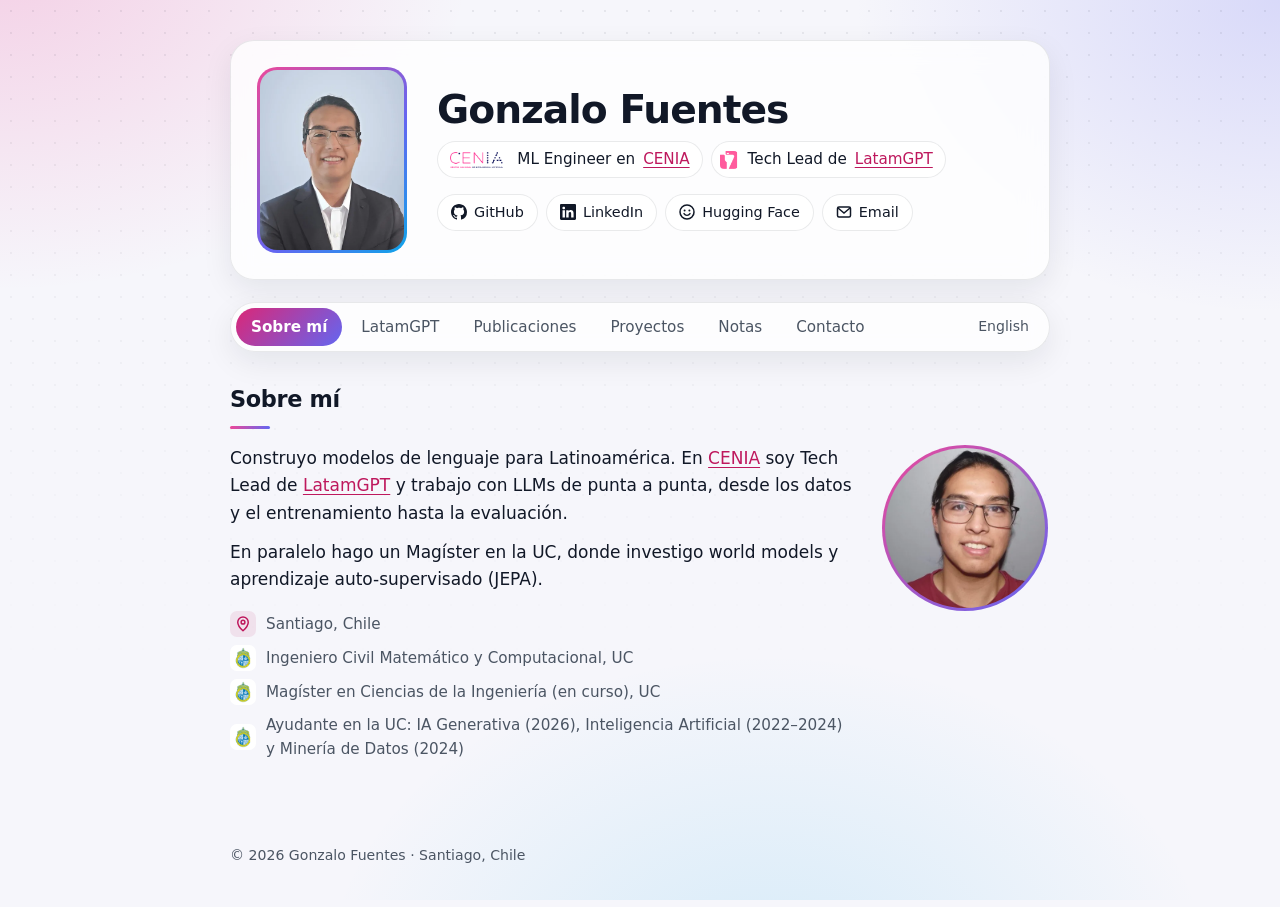
<file: index.html>
<!doctype html>
<html lang="es">
<head>
<meta charset="utf-8">
<meta name="viewport" content="width=device-width, initial-scale=1">
<title>Gonzalo Fuentes · ML Engineer en CENIA y Tech Lead de LatamGPT</title>
<meta name="description" content="Gonzalo Fuentes es ML Engineer en CENIA (Chile) y Tech Lead de LatamGPT. Trabaja con LLMs de punta a punta, lidera el benchmark Trueque e investiga world models.">
<meta name="author" content="Gonzalo Fuentes">
<link rel="canonical" href="https://gonzalofuentes1.github.io/">
<link rel="alternate" hreflang="es" href="https://gonzalofuentes1.github.io/">
<link rel="alternate" hreflang="en" href="https://gonzalofuentes1.github.io/en/">
<link rel="alternate" hreflang="x-default" href="https://gonzalofuentes1.github.io/">
<meta name="robots" content="index, follow">
<meta name="theme-color" content="#0a0d1a">

<meta property="og:type" content="profile">
<meta property="og:site_name" content="Gonzalo Fuentes">
<meta property="og:title" content="Gonzalo Fuentes · ML Engineer en CENIA y Tech Lead de LatamGPT">
<meta property="og:description" content="LLMs para Latinoamérica en CENIA: datos, entrenamiento y evaluación. Investigación en world models.">
<meta property="og:url" content="https://gonzalofuentes1.github.io/">
<meta property="og:image" content="https://gonzalofuentes1.github.io/assets/og-image.jpg">
<meta property="og:image:width" content="1200">
<meta property="og:image:height" content="630">
<meta property="og:image:alt" content="Gonzalo Fuentes, ML Engineer en CENIA y Tech Lead de LatamGPT">
<meta property="og:locale" content="es_CL">
<meta property="og:locale:alternate" content="en_US">
<meta property="profile:first_name" content="Gonzalo">
<meta property="profile:last_name" content="Fuentes">
<meta name="twitter:card" content="summary_large_image">
<meta name="twitter:title" content="Gonzalo Fuentes · ML Engineer en CENIA y Tech Lead de LatamGPT">
<meta name="twitter:description" content="LLMs para Latinoamérica en CENIA e investigación en world models.">
<meta name="twitter:image" content="https://gonzalofuentes1.github.io/assets/og-image.jpg">

<link rel="icon" href="favicon.svg" type="image/svg+xml">
<link rel="apple-touch-icon" href="apple-touch-icon.png">
<link rel="stylesheet" href="assets/style.css">

<script type="application/ld+json">
{
  "@context": "https://schema.org",
  "@type": "Person",
  "@id": "https://gonzalofuentes1.github.io/#person",
  "name": "Gonzalo Fuentes",
  "alternateName": "Gonzalo Fuentes Olivares",
  "givenName": "Gonzalo",
  "familyName": "Fuentes",
  "url": "https://gonzalofuentes1.github.io/",
  "image": "https://gonzalofuentes1.github.io/assets/gonzalo-fuentes-512.jpg",
  "jobTitle": "Machine Learning Engineer, Tech Lead de LatamGPT",
  "description": "ML Engineer en CENIA y Tech Lead de LatamGPT. Trabaja con LLMs de punta a punta e investiga world models.",
  "worksFor": {"@type": "Organization", "name": "CENIA, Centro Nacional de Inteligencia Artificial", "url": "https://cenia.cl"},
  "alumniOf": {"@type": "CollegeOrUniversity", "name": "Pontificia Universidad Católica de Chile", "url": "https://www.uc.cl"},
  "hasCredential": {
    "@type": "EducationalOccupationalCredential",
    "credentialCategory": "degree",
    "name": "Ingeniero Civil Matemático y Computacional",
    "recognizedBy": {"@type": "CollegeOrUniversity", "name": "Pontificia Universidad Católica de Chile"}
  },
  "address": {"@type": "PostalAddress", "addressLocality": "Santiago", "addressCountry": "CL"},
  "knowsAbout": ["Large language models", "LLM evaluation", "Pretraining data curation", "Post-training", "World models", "JEPA", "Self-supervised learning", "Machine learning"],
  "knowsLanguage": ["es", "en"],
  "sameAs": [
    "https://github.com/GonzaloFuentes1",
    "https://huggingface.co/GonzaloFuentes1",
    "https://www.linkedin.com/in/gonzalo-fuentes-olivares-850bb12a7/"
  ]
}
</script>
</head>
<body>
<script>document.body.classList.add('js')</script>
<header class="hero">
  <div class="wrap">
    <div class="hero-card">
      <picture class="portrait">
        <source srcset="assets/gonzalo-fuentes.webp" type="image/webp">
        <img src="assets/gonzalo-fuentes.jpg" width="480" height="600" alt="Retrato de Gonzalo Fuentes" fetchpriority="high">
      </picture>
      <div>
        <h1>Gonzalo Fuentes</h1>
        <ul class="role">
          <li><img class="wide" src="assets/logos/cenia.png" alt="" width="73" height="22">ML Engineer en <a href="https://cenia.cl">CENIA</a></li>
          <li><img src="assets/logos/latamgpt.png" alt="" width="22" height="22">Tech Lead de <a href="https://www.latamgpt.org/">LatamGPT</a></li>
        </ul>
      </div>
      <ul class="links" aria-label="Perfiles">
        <li><a class="btn" href="https://github.com/GonzaloFuentes1" rel="me"><svg viewBox="0 0 16 16" aria-hidden="true" fill="currentColor"><path d="M8 0C3.58 0 0 3.58 0 8c0 3.54 2.29 6.53 5.47 7.59.4.07.55-.17.55-.38 0-.19-.01-.82-.01-1.49-2.01.37-2.53-.49-2.69-.94-.09-.23-.48-.94-.82-1.13-.28-.15-.68-.52-.01-.53.63-.01 1.08.58 1.23.82.72 1.21 1.87.87 2.33.66.07-.52.28-.87.51-1.07-1.78-.2-3.64-.89-3.64-3.95 0-.87.31-1.59.82-2.15-.08-.2-.36-1.02.08-2.12 0 0 .67-.21 2.2.82.64-.18 1.32-.27 2-.27.68 0 1.36.09 2 .27 1.53-1.04 2.2-.82 2.2-.82.44 1.1.16 1.92.08 2.12.51.56.82 1.27.82 2.15 0 3.07-1.87 3.75-3.65 3.95.29.25.54.73.54 1.48 0 1.07-.01 1.93-.01 2.2 0 .21.15.46.55.38A8.01 8.01 0 0 0 16 8c0-4.42-3.58-8-8-8Z"/></svg>GitHub</a></li>
        <li><a class="btn" href="https://www.linkedin.com/in/gonzalo-fuentes-olivares-850bb12a7/" rel="me"><svg viewBox="0 0 16 16" aria-hidden="true" fill="currentColor"><path d="M0 1.15C0 .52.52 0 1.18 0h13.64C15.48 0 16 .52 16 1.15v13.7c0 .63-.52 1.15-1.18 1.15H1.18C.52 16 0 15.48 0 14.85V1.15Zm4.94 12.24V6.17H2.54v7.22h2.4ZM3.74 5.18c.84 0 1.36-.55 1.36-1.25-.02-.71-.52-1.25-1.34-1.25-.82 0-1.36.54-1.36 1.25 0 .7.52 1.25 1.33 1.25h.01Zm4.91 8.21V9.36c0-.22.02-.43.08-.59.17-.43.57-.88 1.23-.88.87 0 1.21.66 1.21 1.63v3.87h2.4V9.25c0-2.22-1.18-3.25-2.76-3.25-1.27 0-1.84.7-2.16 1.19v.03h-.02l.02-.03V6.17h-2.4c.03.68 0 7.22 0 7.22h2.4Z"/></svg>LinkedIn</a></li>
        <li><a class="btn" href="https://huggingface.co/GonzaloFuentes1" rel="me"><svg viewBox="0 0 16 16" aria-hidden="true" fill="currentColor"><circle cx="8" cy="8" r="7" fill="none" stroke="currentColor" stroke-width="1.5"/><circle cx="5.6" cy="6.6" r="1"/><circle cx="10.4" cy="6.6" r="1"/><path d="M5 9.6c.7 1.2 1.7 1.8 3 1.8s2.3-.6 3-1.8" fill="none" stroke="currentColor" stroke-width="1.4" stroke-linecap="round"/></svg>Hugging Face</a></li>
        <li><a class="btn js-mail" href="#contacto" data-u="setneuf.olaznog" data-d="lc.ainec"><svg viewBox="0 0 16 16" aria-hidden="true" fill="none" stroke="currentColor" stroke-width="1.5"><rect x="1.5" y="3" width="13" height="10" rx="1.5"/><path d="m2 4 6 5 6-5"/></svg>Email</a></li>
      </ul>
    </div>
  </div>
</header>

<nav class="tabs" aria-label="Secciones">
  <ul>
    <li><a href="#sobre-mi">Sobre mí</a></li>
    <li><a href="#latamgpt">LatamGPT</a></li>
    <li><a href="#publicaciones">Publicaciones</a></li>
    <li><a href="#proyectos">Proyectos</a></li>
    <li><a href="#notas">Notas</a></li>
    <li><a href="#contacto">Contacto</a></li>
    <li class="lang"><a href="en/" hreflang="en" lang="en">English</a></li>
  </ul>
</nav>

<main class="wrap">
  <section id="sobre-mi" aria-labelledby="h-sobre">
    <h2 id="h-sobre">Sobre mí</h2>
    <div class="about">
      <div>
        <p>Construyo modelos de lenguaje para Latinoamérica. En <a href="https://cenia.cl">CENIA</a> soy Tech Lead de <a href="https://www.latamgpt.org/">LatamGPT</a> y trabajo con LLMs de punta a punta, desde los datos y el entrenamiento hasta la evaluación.</p>
        <p>En paralelo hago un Magíster en la UC, donde investigo world models y aprendizaje auto-supervisado (JEPA).</p>
        <ul class="facts">
          <li><svg viewBox="0 0 24 24" aria-hidden="true" fill="none" stroke="currentColor" stroke-width="2" stroke-linecap="round" stroke-linejoin="round"><path d="M12 21s-7-6.2-7-11.5A7 7 0 0 1 19 9.5C19 14.8 12 21 12 21Z"/><circle cx="12" cy="9.5" r="2.5"/></svg>Santiago, Chile</li>
          <li><img src="assets/logos/uc.png" alt="" width="26" height="26">Ingeniero Civil Matemático y Computacional, UC</li>
          <li><img src="assets/logos/uc.png" alt="" width="26" height="26">Magíster en Ciencias de la Ingeniería (en curso), UC</li>
          <li><img src="assets/logos/uc.png" alt="" width="26" height="26">Ayudante en la UC: IA Generativa (2026), Inteligencia Artificial (2022–2024) y Minería de Datos (2024)</li>
        </ul>
      </div>
      <picture class="photo">
        <source srcset="assets/gonzalo-fuentes-casual.webp" type="image/webp">
        <img src="assets/gonzalo-fuentes-casual.jpg" width="400" height="400" alt="Gonzalo Fuentes en una foto informal" loading="lazy">
      </picture>
    </div>
  </section>

  <section id="latamgpt" aria-labelledby="h-latam">
    <h2 id="h-latam">LatamGPT</h2>
    <ul class="cards two">
      <li class="card">
        <span class="logo"><img src="assets/logos/latamgpt.png" alt="" width="48" height="48"></span>
        <div>
          <span class="tag">Desde abril 2026</span>
          <h3>Tech Lead de LatamGPT v2</h3>
          <p>Lidero 4 equipos técnicos (10 personas) de datos, entrenamiento y evaluación.</p>
        </div>
      </li>
      <li class="card">
        <span class="logo fill"><img src="assets/logos/trueque.png" alt="" width="48" height="48"></span>
        <div>
          <span class="tag">Evaluación</span>
          <h3>Líder de Trueque</h3>
          <p>Benchmark colaborativo, revisado por personas, sobre conocimiento y cultura de Latinoamérica.</p>
          <p class="meta"><a href="https://huggingface.co/datasets/latam-gpt/Trueque-Benchmark-beta-0.1">Ver en Hugging Face</a></p>
        </div>
      </li>
    </ul>
    <div class="timeline-head"><img src="assets/logos/cenia.png" alt="CENIA" width="87" height="26">Trayectoria</div>
    <ul class="timeline">
      <li>Tech Lead · ML Engineer<span>Abril 2026 – hoy</span></li>
      <li>ML Engineer, equipos de Datos y Benchmarks<span>Julio 2025 – abril 2026</span></li>
      <li>ML Engineer Intern<span>Enero – julio 2025</span></li>
    </ul>
  </section>

  <section id="publicaciones" aria-labelledby="h-pub">
    <h2 id="h-pub">Publicaciones</h2>
    <ul class="cards">
      <li class="card">
        <span class="logo"><img src="assets/logos/latamgpt.png" alt="" width="48" height="48"></span>
        <div>
          <span class="tag">Technical report · 2026</span>
          <h3><a href="https://www.latamgpt.org/downloads/latamgpt-report.pdf">LatamGPT 70B Technical Report</a></h3>
          <p>O. U. Florez, C. Aspillaga, G. Arriagada, S. Cifuentes, G. Fuentes, A. García, …, Á. Soto. LatamGPT Team, CENIA.</p>
        </div>
      </li>
      <li class="card">
        <span class="logo fill"><img src="assets/logos/springer-nature.png" alt="" width="48" height="48"></span>
        <div>
          <span class="tag">Enviado a Springer Nature · 2026</span>
          <h3>LatamGPT-Corpus, a text corpus of 296 billion tokens for language model pre-training</h3>
          <p>M. A. García-Pérez, …, G. Fuentes, …, Á. Soto.</p>
        </div>
      </li>
      <li class="card">
        <span class="logo"><img src="assets/logos/ccn.png" alt="" width="48" height="48"></span>
        <div>
          <span class="tag">CCN 2026 · Extended abstract</span>
          <h3><a href="https://openreview.net/forum?id=m7N0yu1aQm">Unlearnability of Symmetry-based Visual Relations by Deep Neural Networks</a></h3>
          <p>G. Puebla, J. Díaz-Ramírez, D. Araya, G. Fuentes, J. S. Bowers.</p>
        </div>
      </li>
      <li class="card">
        <span class="logo"><img src="assets/logos/neurips.svg" alt="" width="48" height="48"></span>
        <div>
          <span class="tag">NeurIPS 2025 · LatinX in AI</span>
          <h3><a href="https://neurips.cc/virtual/2025/loc/san-diego/131922">WayraPPL: Accelerating Curriculum Learning with Knowledge-Distilled Perplexity Models</a></h3>
          <p>O. U. Florez y LatamGPT Team.</p>
        </div>
      </li>
    </ul>
  </section>

  <section id="proyectos" aria-labelledby="h-proy">
    <h2 id="h-proy">Proyectos</h2>
    <h3 class="group">Código abierto para LLMs</h3>
    <ul class="cards two">
      <li class="card">
        <span class="logo icon"><svg viewBox="0 0 24 24" aria-hidden="true" fill="none" stroke="currentColor" stroke-width="2" stroke-linejoin="round"><path d="M10 3l1.8 4.7L16.5 9.5l-4.7 1.8L10 16l-1.8-4.7L3.5 9.5l4.7-1.8Z"/><path d="M18 14l.9 2.1L21 17l-2.1.9L18 20l-.9-2.1L15 17l2.1-.9Z"/></svg></span>
        <div>
          <h4><a href="https://github.com/GonzaloFuentes1/limpia">limpia</a></h4>
          <p>Curación de datos de pretraining para texto latinoamericano en español y portugués: reglas de calidad de Gopher y FineWeb, deduplicación MinHash, limpieza de datos personales y descontaminación de benchmarks.</p>
        </div>
      </li>
      <li class="card">
        <span class="logo icon"><svg viewBox="0 0 24 24" aria-hidden="true" fill="none" stroke="currentColor" stroke-width="2"><rect x="3" y="3" width="7" height="7" rx="1.5"/><rect x="14" y="3" width="7" height="7" rx="1.5"/><rect x="3" y="14" width="7" height="7" rx="1.5"/><rect x="14" y="14" width="7" height="7" rx="1.5"/><path d="M10 6.5h4M10 17.5h4M6.5 10v4M17.5 10v4"/></svg></span>
        <div>
          <h4><a href="https://github.com/GonzaloFuentes1/parallelism-from-scratch">parallelism-from-scratch</a></h4>
          <p>Paralelismo de datos, ZeRO 1 y 2, y paralelismo de tensores y de pipeline aplicados a un Llama pequeño, cada uno verificado contra una referencia en float64.</p>
        </div>
      </li>
      <li class="card">
        <span class="logo icon"><svg viewBox="0 0 24 24" aria-hidden="true" fill="none" stroke="currentColor" stroke-width="2" stroke-linecap="round"><path d="M4 6h10M18 6h2M4 12h4M12 12h8M4 18h12M20 18h0"/><circle cx="16" cy="6" r="2"/><circle cx="10" cy="12" r="2"/><circle cx="18" cy="18" r="2"/></svg></span>
        <div>
          <h4><a href="https://github.com/GonzaloFuentes1/post-training-from-scratch">post-training-from-scratch</a></h4>
          <p>SFT con packing, DPO, IPO, SimPO, GRPO y DAPO implementados desde cero, con tests que verifican las propiedades de cada objetivo.</p>
        </div>
      </li>
    </ul>
    <h3 class="group">Proyectos personales</h3>
    <ul class="cards two">
      <li class="card">
        <span class="logo icon"><svg viewBox="0 0 24 24" aria-hidden="true" fill="none" stroke="currentColor" stroke-width="2" stroke-linecap="round" stroke-linejoin="round"><path d="M3 5.5A2.5 2.5 0 0 1 5.5 3H11v16H5.5A2.5 2.5 0 0 0 3 21.5Z"/><path d="M21 5.5A2.5 2.5 0 0 0 18.5 3H13v16h5.5a2.5 2.5 0 0 1 2.5 2.5Z"/></svg></span>
        <div>
          <h4><a href="https://gonzalofuentes1.github.io/llm-learning-route/">LLM Learning Route</a></h4>
          <p>Ruta abierta en español para aprender a construir LLMs, desde los fundamentos hasta el estado del arte, con guías prácticas con código.</p>
        </div>
      </li>
      <li class="card">
        <span class="logo gh"><svg viewBox="0 0 16 16" aria-hidden="true" fill="currentColor"><path d="M8 0C3.58 0 0 3.58 0 8c0 3.54 2.29 6.53 5.47 7.59.4.07.55-.17.55-.38 0-.19-.01-.82-.01-1.49-2.01.37-2.53-.49-2.69-.94-.09-.23-.48-.94-.82-1.13-.28-.15-.68-.52-.01-.53.63-.01 1.08.58 1.23.82.72 1.21 1.87.87 2.33.66.07-.52.28-.87.51-1.07-1.78-.2-3.64-.89-3.64-3.95 0-.87.31-1.59.82-2.15-.08-.2-.36-1.02.08-2.12 0 0 .67-.21 2.2.82.64-.18 1.32-.27 2-.27.68 0 1.36.09 2 .27 1.53-1.04 2.2-.82 2.2-.82.44 1.1.16 1.92.08 2.12.51.56.82 1.27.82 2.15 0 3.07-1.87 3.75-3.65 3.95.29.25.54.73.54 1.48 0 1.07-.01 1.93-.01 2.2 0 .21.15.46.55.38A8.01 8.01 0 0 0 16 8c0-4.42-3.58-8-8-8Z"/></svg></span>
        <div>
          <h4><a href="https://github.com/GonzaloFuentes1/dreamer4">dreamer4</a></h4>
          <p>Re-implementación no oficial de Dreamer 4 en PyTorch: tokenizer, dinámica y RL en imaginación sobre DMControl.</p>
        </div>
      </li>
      <li class="card">
        <span class="logo icon"><svg viewBox="0 0 24 24" aria-hidden="true" fill="currentColor"><rect x="2" y="5" width="6" height="6" rx="1"/><rect x="9" y="5" width="6" height="6" rx="1"/><rect x="16" y="5" width="6" height="6" rx="1"/><rect x="9" y="12" width="6" height="6" rx="1"/></svg></span>
        <div>
          <h4><a href="https://github.com/GonzaloFuentes1/TetrisNNA-GA">TetrisNNA-GA</a></h4>
          <p>IA que aprende a jugar Tetris: un algoritmo genético evoluciona su función de evaluación sobre 13 características del tablero, con partidas en paralelo.</p>
          <p class="meta"><a href="https://huggingface.co/spaces/GonzaloFuentes1/tetris-ga">Entrena tu propia IA en Hugging Face</a> · <a href="https://www.youtube.com/watch?v=io2GUmA6d0o">Ver video</a></p>
        </div>
      </li>
      <li class="card">
        <span class="logo icon"><svg viewBox="0 0 24 24" aria-hidden="true" fill="none" stroke="currentColor" stroke-width="1.8" stroke-linejoin="round"><circle cx="12" cy="12" r="9.5"/><path d="m12 7.2 4 2.9-1.5 4.7h-5L8 10.1Z" fill="currentColor"/><path d="M12 7.2V2.5M16 10.1l4.4-1.5M14.5 14.8l2.8 3.9M9.5 14.8l-2.8 3.9M8 10.1 3.6 8.6"/></svg></span>
        <div>
          <h4><a href="https://github.com/GonzaloFuentes1/BielsIA">BielsIA</a></h4>
          <p>Recomendador de fichajes de fútbol con redes neuronales de grafos (GCN, GAT, Graphormer) que modela cómo encajaría un jugador en un equipo nuevo.</p>
        </div>
      </li>
      <li class="card">
        <span class="logo icon"><svg viewBox="0 0 24 24" aria-hidden="true" fill="none" stroke="currentColor" stroke-width="2" stroke-linejoin="round"><path d="M12 3l8 3v6c0 4.5-3.4 8.2-8 9-4.6-.8-8-4.5-8-9V6Z"/><path d="M8.5 12.5l2.5 2.5 4.5-5"/></svg></span>
        <div>
          <h4><a href="https://github.com/GonzaloFuentes1/light-anonymizer">light-anonymizer</a></h4>
          <p>App de escritorio que anonimiza PDFs e imágenes sin sacarlos del computador, para que funcionarios públicos chilenos publiquen documentos: detecta RUT, nombres, rostros y firmas, y entrega un reporte de auditoría.</p>
        </div>
      </li>
    </ul>
  </section>

  <section id="notas" aria-labelledby="h-notas">
    <h2 id="h-notas">Notas</h2>
    <ul class="cards">
      <li class="card">
        <span class="logo icon"><svg viewBox="0 0 24 24" aria-hidden="true" fill="none" stroke="currentColor" stroke-width="2" stroke-linecap="round" stroke-linejoin="round"><path d="M14 3H7a2 2 0 0 0-2 2v14a2 2 0 0 0 2 2h10a2 2 0 0 0 2-2V8Z"/><path d="M14 3v5h5M9 13h6M9 17h6"/></svg></span>
        <div>
          <h3><a href="en/notes/llm-jepa-audit.html" hreflang="en">Auditing LLM-JEPA: the gain disappears once the baseline learns to stop</a></h3>
          <p>Una reproducción del fine-tuning de LLM-JEPA en NL-RX-SYNTH con Llama-3.2-1B: la mejora que reporta el paper viene de un error de padding, y desaparece al corregirlo. El post está en inglés.</p>
          <p class="meta">Noviembre de 2026 · <a href="https://github.com/GonzaloFuentes1/llm-jepa-sigreg">Código y logs</a></p>
        </div>
      </li>
    </ul>
  </section>

  <section id="contacto" aria-labelledby="h-contacto" class="contact">
    <h2 id="h-contacto">Contacto</h2>
    <ul>
      <li><a class="js-mail" href="#contacto" data-u="setneuf.olaznog" data-d="lc.ainec"><svg viewBox="0 0 16 16" aria-hidden="true" fill="none" stroke="currentColor" stroke-width="1.5"><rect x="1.5" y="3" width="13" height="10" rx="1.5"/><path d="m2 4 6 5 6-5"/></svg><span><small>Email CENIA</small><span class="addr">gonzalo.fuentes [arroba] cenia.cl</span></span></a></li>
      <li><a class="js-mail" href="#contacto" data-u="setneuf.olaznog" data-d="lc.cu"><svg viewBox="0 0 16 16" aria-hidden="true" fill="none" stroke="currentColor" stroke-width="1.5"><rect x="1.5" y="3" width="13" height="10" rx="1.5"/><path d="m2 4 6 5 6-5"/></svg><span><small>Email UC</small><span class="addr">gonzalo.fuentes [arroba] uc.cl</span></span></a></li>
      <li><a href="https://www.linkedin.com/in/gonzalo-fuentes-olivares-850bb12a7/" rel="me"><svg viewBox="0 0 16 16" aria-hidden="true" fill="currentColor"><path d="M0 1.15C0 .52.52 0 1.18 0h13.64C15.48 0 16 .52 16 1.15v13.7c0 .63-.52 1.15-1.18 1.15H1.18C.52 16 0 15.48 0 14.85V1.15Zm4.94 12.24V6.17H2.54v7.22h2.4ZM3.74 5.18c.84 0 1.36-.55 1.36-1.25-.02-.71-.52-1.25-1.34-1.25-.82 0-1.36.54-1.36 1.25 0 .7.52 1.25 1.33 1.25h.01Zm4.91 8.21V9.36c0-.22.02-.43.08-.59.17-.43.57-.88 1.23-.88.87 0 1.21.66 1.21 1.63v3.87h2.4V9.25c0-2.22-1.18-3.25-2.76-3.25-1.27 0-1.84.7-2.16 1.19v.03h-.02l.02-.03V6.17h-2.4c.03.68 0 7.22 0 7.22h2.4Z"/></svg><span><small>LinkedIn</small>gonzalo-fuentes-olivares</span></a></li>
      <li><a href="https://github.com/GonzaloFuentes1" rel="me"><svg viewBox="0 0 16 16" aria-hidden="true" fill="currentColor"><path d="M8 0C3.58 0 0 3.58 0 8c0 3.54 2.29 6.53 5.47 7.59.4.07.55-.17.55-.38 0-.19-.01-.82-.01-1.49-2.01.37-2.53-.49-2.69-.94-.09-.23-.48-.94-.82-1.13-.28-.15-.68-.52-.01-.53.63-.01 1.08.58 1.23.82.72 1.21 1.87.87 2.33.66.07-.52.28-.87.51-1.07-1.78-.2-3.64-.89-3.64-3.95 0-.87.31-1.59.82-2.15-.08-.2-.36-1.02.08-2.12 0 0 .67-.21 2.2.82.64-.18 1.32-.27 2-.27.68 0 1.36.09 2 .27 1.53-1.04 2.2-.82 2.2-.82.44 1.1.16 1.92.08 2.12.51.56.82 1.27.82 2.15 0 3.07-1.87 3.75-3.65 3.95.29.25.54.73.54 1.48 0 1.07-.01 1.93-.01 2.2 0 .21.15.46.55.38A8.01 8.01 0 0 0 16 8c0-4.42-3.58-8-8-8Z"/></svg><span><small>GitHub</small>GonzaloFuentes1</span></a></li>
      <li><a href="https://huggingface.co/GonzaloFuentes1" rel="me"><svg viewBox="0 0 16 16" aria-hidden="true" fill="currentColor"><circle cx="8" cy="8" r="7" fill="none" stroke="currentColor" stroke-width="1.5"/><circle cx="5.6" cy="6.6" r="1"/><circle cx="10.4" cy="6.6" r="1"/><path d="M5 9.6c.7 1.2 1.7 1.8 3 1.8s2.3-.6 3-1.8" fill="none" stroke="currentColor" stroke-width="1.4" stroke-linecap="round"/></svg><span><small>Hugging Face</small>GonzaloFuentes1</span></a></li>
    </ul>
  </section>
</main>

<footer>
  <div class="wrap">© 2026 Gonzalo Fuentes · Santiago, Chile</div>
</footer>

<script src="assets/site.js"></script>
</body>
</html>
</file>
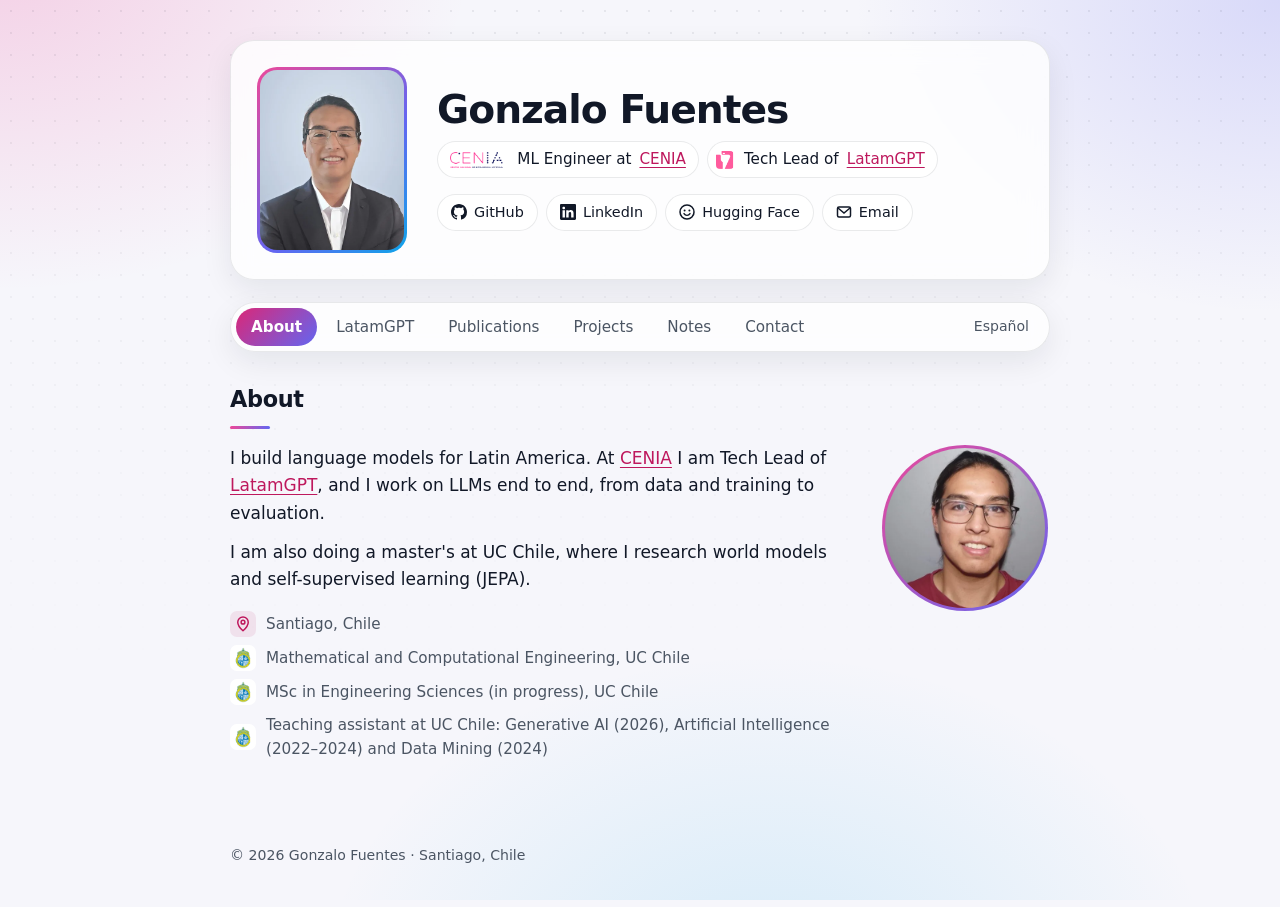
<file: en/index.html>
<!doctype html>
<html lang="en">
<head>
<meta charset="utf-8">
<meta name="viewport" content="width=device-width, initial-scale=1">
<title>Gonzalo Fuentes · ML Engineer at CENIA and Tech Lead of LatamGPT</title>
<meta name="description" content="Gonzalo Fuentes is an ML Engineer at CENIA (Chile) and Tech Lead of LatamGPT. He works on LLMs end to end, leads the Trueque benchmark and researches world models.">
<meta name="author" content="Gonzalo Fuentes">
<link rel="canonical" href="https://gonzalofuentes1.github.io/en/">
<link rel="alternate" hreflang="es" href="https://gonzalofuentes1.github.io/">
<link rel="alternate" hreflang="en" href="https://gonzalofuentes1.github.io/en/">
<link rel="alternate" hreflang="x-default" href="https://gonzalofuentes1.github.io/">
<meta name="robots" content="index, follow">
<meta name="theme-color" content="#0a0d1a">

<meta property="og:type" content="profile">
<meta property="og:site_name" content="Gonzalo Fuentes">
<meta property="og:title" content="Gonzalo Fuentes · ML Engineer at CENIA and Tech Lead of LatamGPT">
<meta property="og:description" content="LLMs for Latin America at CENIA: data, training and evaluation. Research on world models.">
<meta property="og:url" content="https://gonzalofuentes1.github.io/en/">
<meta property="og:image" content="https://gonzalofuentes1.github.io/assets/og-image.jpg">
<meta property="og:image:width" content="1200">
<meta property="og:image:height" content="630">
<meta property="og:image:alt" content="Gonzalo Fuentes, ML Engineer at CENIA and Tech Lead of LatamGPT">
<meta property="og:locale" content="en_US">
<meta property="og:locale:alternate" content="es_CL">
<meta property="profile:first_name" content="Gonzalo">
<meta property="profile:last_name" content="Fuentes">
<meta name="twitter:card" content="summary_large_image">
<meta name="twitter:title" content="Gonzalo Fuentes · ML Engineer at CENIA and Tech Lead of LatamGPT">
<meta name="twitter:description" content="LLMs for Latin America at CENIA and research on world models.">
<meta name="twitter:image" content="https://gonzalofuentes1.github.io/assets/og-image.jpg">

<link rel="icon" href="../favicon.svg" type="image/svg+xml">
<link rel="apple-touch-icon" href="../apple-touch-icon.png">
<link rel="stylesheet" href="../assets/style.css">

<script type="application/ld+json">
{
  "@context": "https://schema.org",
  "@type": "Person",
  "@id": "https://gonzalofuentes1.github.io/#person",
  "name": "Gonzalo Fuentes",
  "alternateName": "Gonzalo Fuentes Olivares",
  "givenName": "Gonzalo",
  "familyName": "Fuentes",
  "url": "https://gonzalofuentes1.github.io/en/",
  "image": "https://gonzalofuentes1.github.io/assets/gonzalo-fuentes-512.jpg",
  "jobTitle": "Machine Learning Engineer, Tech Lead of LatamGPT",
  "description": "ML Engineer at CENIA and Tech Lead of LatamGPT. Works on LLMs end to end and researches world models.",
  "worksFor": {"@type": "Organization", "name": "CENIA, National Center for Artificial Intelligence (Chile)", "url": "https://cenia.cl"},
  "alumniOf": {"@type": "CollegeOrUniversity", "name": "Pontificia Universidad Católica de Chile", "url": "https://www.uc.cl"},
  "hasCredential": {
    "@type": "EducationalOccupationalCredential",
    "credentialCategory": "degree",
    "name": "Mathematical and Computational Engineering (Ingeniero Civil Matemático y Computacional)",
    "recognizedBy": {"@type": "CollegeOrUniversity", "name": "Pontificia Universidad Católica de Chile"}
  },
  "address": {"@type": "PostalAddress", "addressLocality": "Santiago", "addressCountry": "CL"},
  "knowsAbout": ["Large language models", "LLM evaluation", "Pretraining data curation", "Post-training", "World models", "JEPA", "Self-supervised learning", "Machine learning"],
  "knowsLanguage": ["es", "en"],
  "sameAs": [
    "https://github.com/GonzaloFuentes1",
    "https://huggingface.co/GonzaloFuentes1",
    "https://www.linkedin.com/in/gonzalo-fuentes-olivares-850bb12a7/"
  ]
}
</script>
</head>
<body>
<script>document.body.classList.add('js')</script>
<header class="hero">
  <div class="wrap">
    <div class="hero-card">
      <picture class="portrait">
        <source srcset="../assets/gonzalo-fuentes.webp" type="image/webp">
        <img src="../assets/gonzalo-fuentes.jpg" width="480" height="600" alt="Portrait of Gonzalo Fuentes" fetchpriority="high">
      </picture>
      <div>
        <h1>Gonzalo Fuentes</h1>
        <ul class="role">
          <li><img class="wide" src="../assets/logos/cenia.png" alt="" width="73" height="22">ML Engineer at <a href="https://cenia.cl">CENIA</a></li>
          <li><img src="../assets/logos/latamgpt.png" alt="" width="22" height="22">Tech Lead of <a href="https://www.latamgpt.org/en">LatamGPT</a></li>
        </ul>
      </div>
      <ul class="links" aria-label="Profiles">
        <li><a class="btn" href="https://github.com/GonzaloFuentes1" rel="me"><svg viewBox="0 0 16 16" aria-hidden="true" fill="currentColor"><path d="M8 0C3.58 0 0 3.58 0 8c0 3.54 2.29 6.53 5.47 7.59.4.07.55-.17.55-.38 0-.19-.01-.82-.01-1.49-2.01.37-2.53-.49-2.69-.94-.09-.23-.48-.94-.82-1.13-.28-.15-.68-.52-.01-.53.63-.01 1.08.58 1.23.82.72 1.21 1.87.87 2.33.66.07-.52.28-.87.51-1.07-1.78-.2-3.64-.89-3.64-3.95 0-.87.31-1.59.82-2.15-.08-.2-.36-1.02.08-2.12 0 0 .67-.21 2.2.82.64-.18 1.32-.27 2-.27.68 0 1.36.09 2 .27 1.53-1.04 2.2-.82 2.2-.82.44 1.1.16 1.92.08 2.12.51.56.82 1.27.82 2.15 0 3.07-1.87 3.75-3.65 3.95.29.25.54.73.54 1.48 0 1.07-.01 1.93-.01 2.2 0 .21.15.46.55.38A8.01 8.01 0 0 0 16 8c0-4.42-3.58-8-8-8Z"/></svg>GitHub</a></li>
        <li><a class="btn" href="https://www.linkedin.com/in/gonzalo-fuentes-olivares-850bb12a7/" rel="me"><svg viewBox="0 0 16 16" aria-hidden="true" fill="currentColor"><path d="M0 1.15C0 .52.52 0 1.18 0h13.64C15.48 0 16 .52 16 1.15v13.7c0 .63-.52 1.15-1.18 1.15H1.18C.52 16 0 15.48 0 14.85V1.15Zm4.94 12.24V6.17H2.54v7.22h2.4ZM3.74 5.18c.84 0 1.36-.55 1.36-1.25-.02-.71-.52-1.25-1.34-1.25-.82 0-1.36.54-1.36 1.25 0 .7.52 1.25 1.33 1.25h.01Zm4.91 8.21V9.36c0-.22.02-.43.08-.59.17-.43.57-.88 1.23-.88.87 0 1.21.66 1.21 1.63v3.87h2.4V9.25c0-2.22-1.18-3.25-2.76-3.25-1.27 0-1.84.7-2.16 1.19v.03h-.02l.02-.03V6.17h-2.4c.03.68 0 7.22 0 7.22h2.4Z"/></svg>LinkedIn</a></li>
        <li><a class="btn" href="https://huggingface.co/GonzaloFuentes1" rel="me"><svg viewBox="0 0 16 16" aria-hidden="true" fill="currentColor"><circle cx="8" cy="8" r="7" fill="none" stroke="currentColor" stroke-width="1.5"/><circle cx="5.6" cy="6.6" r="1"/><circle cx="10.4" cy="6.6" r="1"/><path d="M5 9.6c.7 1.2 1.7 1.8 3 1.8s2.3-.6 3-1.8" fill="none" stroke="currentColor" stroke-width="1.4" stroke-linecap="round"/></svg>Hugging Face</a></li>
        <li><a class="btn js-mail" href="#contact" data-u="setneuf.olaznog" data-d="lc.ainec"><svg viewBox="0 0 16 16" aria-hidden="true" fill="none" stroke="currentColor" stroke-width="1.5"><rect x="1.5" y="3" width="13" height="10" rx="1.5"/><path d="m2 4 6 5 6-5"/></svg>Email</a></li>
      </ul>
    </div>
  </div>
</header>

<nav class="tabs" aria-label="Sections">
  <ul>
    <li><a href="#about">About</a></li>
    <li><a href="#latamgpt">LatamGPT</a></li>
    <li><a href="#publications">Publications</a></li>
    <li><a href="#projects">Projects</a></li>
    <li><a href="#notes">Notes</a></li>
    <li><a href="#contact">Contact</a></li>
    <li class="lang"><a href="../" hreflang="es" lang="es">Español</a></li>
  </ul>
</nav>

<main class="wrap">
  <section id="about" aria-labelledby="h-about">
    <h2 id="h-about">About</h2>
    <div class="about">
      <div>
        <p>I build language models for Latin America. At <a href="https://cenia.cl">CENIA</a> I am Tech Lead of <a href="https://www.latamgpt.org/en">LatamGPT</a>, and I work on LLMs end to end, from data and training to evaluation.</p>
        <p>I am also doing a master's at UC Chile, where I research world models and self-supervised learning (JEPA).</p>
        <ul class="facts">
          <li><svg viewBox="0 0 24 24" aria-hidden="true" fill="none" stroke="currentColor" stroke-width="2" stroke-linecap="round" stroke-linejoin="round"><path d="M12 21s-7-6.2-7-11.5A7 7 0 0 1 19 9.5C19 14.8 12 21 12 21Z"/><circle cx="12" cy="9.5" r="2.5"/></svg>Santiago, Chile</li>
          <li><img src="../assets/logos/uc.png" alt="" width="26" height="26">Mathematical and Computational Engineering, UC Chile</li>
          <li><img src="../assets/logos/uc.png" alt="" width="26" height="26">MSc in Engineering Sciences (in progress), UC Chile</li>
          <li><img src="../assets/logos/uc.png" alt="" width="26" height="26">Teaching assistant at UC Chile: Generative AI (2026), Artificial Intelligence (2022–2024) and Data Mining (2024)</li>
        </ul>
      </div>
      <picture class="photo">
        <source srcset="../assets/gonzalo-fuentes-casual.webp" type="image/webp">
        <img src="../assets/gonzalo-fuentes-casual.jpg" width="400" height="400" alt="Casual photo of Gonzalo Fuentes" loading="lazy">
      </picture>
    </div>
  </section>

  <section id="latamgpt" aria-labelledby="h-latam">
    <h2 id="h-latam">LatamGPT</h2>
    <ul class="cards two">
      <li class="card">
        <span class="logo"><img src="../assets/logos/latamgpt.png" alt="" width="48" height="48"></span>
        <div>
          <span class="tag">Since April 2026</span>
          <h3>Tech Lead of LatamGPT v2</h3>
          <p>I lead 4 technical teams (10 people) working on data, training and evaluation.</p>
        </div>
      </li>
      <li class="card">
        <span class="logo fill"><img src="../assets/logos/trueque.png" alt="" width="48" height="48"></span>
        <div>
          <span class="tag">Evaluation</span>
          <h3>Lead of Trueque</h3>
          <p>A collaborative, human-reviewed benchmark of Latin American knowledge and culture.</p>
          <p class="meta"><a href="https://huggingface.co/datasets/latam-gpt/Trueque-Benchmark-beta-0.1">View on Hugging Face</a></p>
        </div>
      </li>
    </ul>
    <div class="timeline-head"><img src="../assets/logos/cenia.png" alt="CENIA" width="87" height="26">Roles</div>
    <ul class="timeline">
      <li>Tech Lead · ML Engineer<span>April 2026 – present</span></li>
      <li>ML Engineer, Data and Benchmarks teams<span>July 2025 – April 2026</span></li>
      <li>ML Engineer Intern<span>January – July 2025</span></li>
    </ul>
  </section>

  <section id="publications" aria-labelledby="h-pub">
    <h2 id="h-pub">Publications</h2>
    <ul class="cards">
      <li class="card">
        <span class="logo"><img src="../assets/logos/latamgpt.png" alt="" width="48" height="48"></span>
        <div>
          <span class="tag">Technical report · 2026</span>
          <h3><a href="https://www.latamgpt.org/downloads/latamgpt-report.pdf">LatamGPT 70B Technical Report</a></h3>
          <p>O. U. Florez, C. Aspillaga, G. Arriagada, S. Cifuentes, G. Fuentes, A. García, …, Á. Soto. LatamGPT Team, CENIA.</p>
        </div>
      </li>
      <li class="card">
        <span class="logo fill"><img src="../assets/logos/springer-nature.png" alt="" width="48" height="48"></span>
        <div>
          <span class="tag">Submitted to Springer Nature · 2026</span>
          <h3>LatamGPT-Corpus, a text corpus of 296 billion tokens for language model pre-training</h3>
          <p>M. A. García-Pérez, …, G. Fuentes, …, Á. Soto.</p>
        </div>
      </li>
      <li class="card">
        <span class="logo"><img src="../assets/logos/ccn.png" alt="" width="48" height="48"></span>
        <div>
          <span class="tag">CCN 2026 · Extended abstract</span>
          <h3><a href="https://openreview.net/forum?id=m7N0yu1aQm">Unlearnability of Symmetry-based Visual Relations by Deep Neural Networks</a></h3>
          <p>G. Puebla, J. Díaz-Ramírez, D. Araya, G. Fuentes, J. S. Bowers.</p>
        </div>
      </li>
      <li class="card">
        <span class="logo"><img src="../assets/logos/neurips.svg" alt="" width="48" height="48"></span>
        <div>
          <span class="tag">NeurIPS 2025 · LatinX in AI</span>
          <h3><a href="https://neurips.cc/virtual/2025/loc/san-diego/131922">WayraPPL: Accelerating Curriculum Learning with Knowledge-Distilled Perplexity Models</a></h3>
          <p>O. U. Florez and LatamGPT Team.</p>
        </div>
      </li>
    </ul>
  </section>

  <section id="projects" aria-labelledby="h-proj">
    <h2 id="h-proj">Projects</h2>
    <h3 class="group">Open-source code for LLMs</h3>
    <ul class="cards two">
      <li class="card">
        <span class="logo icon"><svg viewBox="0 0 24 24" aria-hidden="true" fill="none" stroke="currentColor" stroke-width="2" stroke-linejoin="round"><path d="M10 3l1.8 4.7L16.5 9.5l-4.7 1.8L10 16l-1.8-4.7L3.5 9.5l4.7-1.8Z"/><path d="M18 14l.9 2.1L21 17l-2.1.9L18 20l-.9-2.1L15 17l2.1-.9Z"/></svg></span>
        <div>
          <h4><a href="https://github.com/GonzaloFuentes1/limpia">limpia</a></h4>
          <p>Pretraining data curation for Latin American Spanish and Portuguese text: Gopher and FineWeb quality rules, MinHash deduplication, personal-data scrubbing and benchmark decontamination.</p>
        </div>
      </li>
      <li class="card">
        <span class="logo icon"><svg viewBox="0 0 24 24" aria-hidden="true" fill="none" stroke="currentColor" stroke-width="2"><rect x="3" y="3" width="7" height="7" rx="1.5"/><rect x="14" y="3" width="7" height="7" rx="1.5"/><rect x="3" y="14" width="7" height="7" rx="1.5"/><rect x="14" y="14" width="7" height="7" rx="1.5"/><path d="M10 6.5h4M10 17.5h4M6.5 10v4M17.5 10v4"/></svg></span>
        <div>
          <h4><a href="https://github.com/GonzaloFuentes1/parallelism-from-scratch">parallelism-from-scratch</a></h4>
          <p>Data parallelism, ZeRO stages 1 and 2, and tensor and pipeline parallelism on a tiny Llama, each checked against a float64 single-process reference.</p>
        </div>
      </li>
      <li class="card">
        <span class="logo icon"><svg viewBox="0 0 24 24" aria-hidden="true" fill="none" stroke="currentColor" stroke-width="2" stroke-linecap="round"><path d="M4 6h10M18 6h2M4 12h4M12 12h8M4 18h12M20 18h0"/><circle cx="16" cy="6" r="2"/><circle cx="10" cy="12" r="2"/><circle cx="18" cy="18" r="2"/></svg></span>
        <div>
          <h4><a href="https://github.com/GonzaloFuentes1/post-training-from-scratch">post-training-from-scratch</a></h4>
          <p>SFT with packing, DPO, IPO, SimPO, GRPO and DAPO written from scratch, with tests that check the properties of each objective.</p>
        </div>
      </li>
    </ul>
    <h3 class="group">Personal projects</h3>
    <ul class="cards two">
      <li class="card">
        <span class="logo icon"><svg viewBox="0 0 24 24" aria-hidden="true" fill="none" stroke="currentColor" stroke-width="2" stroke-linecap="round" stroke-linejoin="round"><path d="M3 5.5A2.5 2.5 0 0 1 5.5 3H11v16H5.5A2.5 2.5 0 0 0 3 21.5Z"/><path d="M21 5.5A2.5 2.5 0 0 0 18.5 3H13v16h5.5a2.5 2.5 0 0 1 2.5 2.5Z"/></svg></span>
        <div>
          <h4><a href="https://gonzalofuentes1.github.io/llm-learning-route/">LLM Learning Route</a></h4>
          <p>An open learning route, written in Spanish, for building LLMs from the fundamentals to the state of the art, with hands-on guides and code.</p>
        </div>
      </li>
      <li class="card">
        <span class="logo gh"><svg viewBox="0 0 16 16" aria-hidden="true" fill="currentColor"><path d="M8 0C3.58 0 0 3.58 0 8c0 3.54 2.29 6.53 5.47 7.59.4.07.55-.17.55-.38 0-.19-.01-.82-.01-1.49-2.01.37-2.53-.49-2.69-.94-.09-.23-.48-.94-.82-1.13-.28-.15-.68-.52-.01-.53.63-.01 1.08.58 1.23.82.72 1.21 1.87.87 2.33.66.07-.52.28-.87.51-1.07-1.78-.2-3.64-.89-3.64-3.95 0-.87.31-1.59.82-2.15-.08-.2-.36-1.02.08-2.12 0 0 .67-.21 2.2.82.64-.18 1.32-.27 2-.27.68 0 1.36.09 2 .27 1.53-1.04 2.2-.82 2.2-.82.44 1.1.16 1.92.08 2.12.51.56.82 1.27.82 2.15 0 3.07-1.87 3.75-3.65 3.95.29.25.54.73.54 1.48 0 1.07-.01 1.93-.01 2.2 0 .21.15.46.55.38A8.01 8.01 0 0 0 16 8c0-4.42-3.58-8-8-8Z"/></svg></span>
        <div>
          <h4><a href="https://github.com/GonzaloFuentes1/dreamer4">dreamer4</a></h4>
          <p>Unofficial PyTorch re-implementation of Dreamer 4: tokenizer, dynamics and imagination RL on DMControl.</p>
        </div>
      </li>
      <li class="card">
        <span class="logo icon"><svg viewBox="0 0 24 24" aria-hidden="true" fill="currentColor"><rect x="2" y="5" width="6" height="6" rx="1"/><rect x="9" y="5" width="6" height="6" rx="1"/><rect x="16" y="5" width="6" height="6" rx="1"/><rect x="9" y="12" width="6" height="6" rx="1"/></svg></span>
        <div>
          <h4><a href="https://github.com/GonzaloFuentes1/TetrisNNA-GA">TetrisNNA-GA</a></h4>
          <p>An AI that learns to play Tetris: a genetic algorithm evolves its evaluation function over 13 board features, with games running in parallel.</p>
          <p class="meta"><a href="https://huggingface.co/spaces/GonzaloFuentes1/tetris-ga">Train your own AI on Hugging Face</a> · <a href="https://www.youtube.com/watch?v=io2GUmA6d0o">Watch the video</a></p>
        </div>
      </li>
      <li class="card">
        <span class="logo icon"><svg viewBox="0 0 24 24" aria-hidden="true" fill="none" stroke="currentColor" stroke-width="1.8" stroke-linejoin="round"><circle cx="12" cy="12" r="9.5"/><path d="m12 7.2 4 2.9-1.5 4.7h-5L8 10.1Z" fill="currentColor"/><path d="M12 7.2V2.5M16 10.1l4.4-1.5M14.5 14.8l2.8 3.9M9.5 14.8l-2.8 3.9M8 10.1 3.6 8.6"/></svg></span>
        <div>
          <h4><a href="https://github.com/GonzaloFuentes1/BielsIA">BielsIA</a></h4>
          <p>A soccer transfer recommender built on graph neural networks (GCN, GAT, Graphormer) that models how a player would fit into a new team.</p>
        </div>
      </li>
      <li class="card">
        <span class="logo icon"><svg viewBox="0 0 24 24" aria-hidden="true" fill="none" stroke="currentColor" stroke-width="2" stroke-linejoin="round"><path d="M12 3l8 3v6c0 4.5-3.4 8.2-8 9-4.6-.8-8-4.5-8-9V6Z"/><path d="M8.5 12.5l2.5 2.5 4.5-5"/></svg></span>
        <div>
          <h4><a href="https://github.com/GonzaloFuentes1/light-anonymizer">light-anonymizer</a></h4>
          <p>A desktop app that anonymizes PDFs and images without them leaving the computer, built for Chilean public officials who publish documents: it finds IDs, names, faces and signatures, and produces an audit report.</p>
        </div>
      </li>
    </ul>
  </section>

  <section id="notes" aria-labelledby="h-notes">
    <h2 id="h-notes">Notes</h2>
    <ul class="cards">
      <li class="card">
        <span class="logo icon"><svg viewBox="0 0 24 24" aria-hidden="true" fill="none" stroke="currentColor" stroke-width="2" stroke-linecap="round" stroke-linejoin="round"><path d="M14 3H7a2 2 0 0 0-2 2v14a2 2 0 0 0 2 2h10a2 2 0 0 0 2-2V8Z"/><path d="M14 3v5h5M9 13h6M9 17h6"/></svg></span>
        <div>
          <h3><a href="notes/llm-jepa-audit.html">Auditing LLM-JEPA: the gain disappears once the baseline learns to stop</a></h3>
          <p>A reproduction of LLM-JEPA fine-tuning on NL-RX-SYNTH with Llama-3.2-1B. The reported gain comes from a padding fallback that removes every end-of-turn target; with a dedicated pad token, regular fine-tuning reaches 83.7% and LLM-JEPA adds nothing. SIGReg does not help either.</p>
          <p class="meta">November 2026 · <a href="https://github.com/GonzaloFuentes1/llm-jepa-sigreg">Code and logs</a> · <a href="https://github.com/galilai-group/llm-jepa/pull/11">Upstream fix</a></p>
        </div>
      </li>
    </ul>
  </section>

  <section id="contact" aria-labelledby="h-contact" class="contact">
    <h2 id="h-contact">Contact</h2>
    <ul>
      <li><a class="js-mail" href="#contact" data-u="setneuf.olaznog" data-d="lc.ainec"><svg viewBox="0 0 16 16" aria-hidden="true" fill="none" stroke="currentColor" stroke-width="1.5"><rect x="1.5" y="3" width="13" height="10" rx="1.5"/><path d="m2 4 6 5 6-5"/></svg><span><small>Email (CENIA)</small><span class="addr">gonzalo.fuentes [at] cenia.cl</span></span></a></li>
      <li><a class="js-mail" href="#contact" data-u="setneuf.olaznog" data-d="lc.cu"><svg viewBox="0 0 16 16" aria-hidden="true" fill="none" stroke="currentColor" stroke-width="1.5"><rect x="1.5" y="3" width="13" height="10" rx="1.5"/><path d="m2 4 6 5 6-5"/></svg><span><small>Email (UC)</small><span class="addr">gonzalo.fuentes [at] uc.cl</span></span></a></li>
      <li><a href="https://www.linkedin.com/in/gonzalo-fuentes-olivares-850bb12a7/" rel="me"><svg viewBox="0 0 16 16" aria-hidden="true" fill="currentColor"><path d="M0 1.15C0 .52.52 0 1.18 0h13.64C15.48 0 16 .52 16 1.15v13.7c0 .63-.52 1.15-1.18 1.15H1.18C.52 16 0 15.48 0 14.85V1.15Zm4.94 12.24V6.17H2.54v7.22h2.4ZM3.74 5.18c.84 0 1.36-.55 1.36-1.25-.02-.71-.52-1.25-1.34-1.25-.82 0-1.36.54-1.36 1.25 0 .7.52 1.25 1.33 1.25h.01Zm4.91 8.21V9.36c0-.22.02-.43.08-.59.17-.43.57-.88 1.23-.88.87 0 1.21.66 1.21 1.63v3.87h2.4V9.25c0-2.22-1.18-3.25-2.76-3.25-1.27 0-1.84.7-2.16 1.19v.03h-.02l.02-.03V6.17h-2.4c.03.68 0 7.22 0 7.22h2.4Z"/></svg><span><small>LinkedIn</small>gonzalo-fuentes-olivares</span></a></li>
      <li><a href="https://github.com/GonzaloFuentes1" rel="me"><svg viewBox="0 0 16 16" aria-hidden="true" fill="currentColor"><path d="M8 0C3.58 0 0 3.58 0 8c0 3.54 2.29 6.53 5.47 7.59.4.07.55-.17.55-.38 0-.19-.01-.82-.01-1.49-2.01.37-2.53-.49-2.69-.94-.09-.23-.48-.94-.82-1.13-.28-.15-.68-.52-.01-.53.63-.01 1.08.58 1.23.82.72 1.21 1.87.87 2.33.66.07-.52.28-.87.51-1.07-1.78-.2-3.64-.89-3.64-3.95 0-.87.31-1.59.82-2.15-.08-.2-.36-1.02.08-2.12 0 0 .67-.21 2.2.82.64-.18 1.32-.27 2-.27.68 0 1.36.09 2 .27 1.53-1.04 2.2-.82 2.2-.82.44 1.1.16 1.92.08 2.12.51.56.82 1.27.82 2.15 0 3.07-1.87 3.75-3.65 3.95.29.25.54.73.54 1.48 0 1.07-.01 1.93-.01 2.2 0 .21.15.46.55.38A8.01 8.01 0 0 0 16 8c0-4.42-3.58-8-8-8Z"/></svg><span><small>GitHub</small>GonzaloFuentes1</span></a></li>
      <li><a href="https://huggingface.co/GonzaloFuentes1" rel="me"><svg viewBox="0 0 16 16" aria-hidden="true" fill="currentColor"><circle cx="8" cy="8" r="7" fill="none" stroke="currentColor" stroke-width="1.5"/><circle cx="5.6" cy="6.6" r="1"/><circle cx="10.4" cy="6.6" r="1"/><path d="M5 9.6c.7 1.2 1.7 1.8 3 1.8s2.3-.6 3-1.8" fill="none" stroke="currentColor" stroke-width="1.4" stroke-linecap="round"/></svg><span><small>Hugging Face</small>GonzaloFuentes1</span></a></li>
    </ul>
  </section>
</main>

<footer>
  <div class="wrap">© 2026 Gonzalo Fuentes · Santiago, Chile</div>
</footer>

<script src="../assets/site.js"></script>
</body>
</html>
</file>
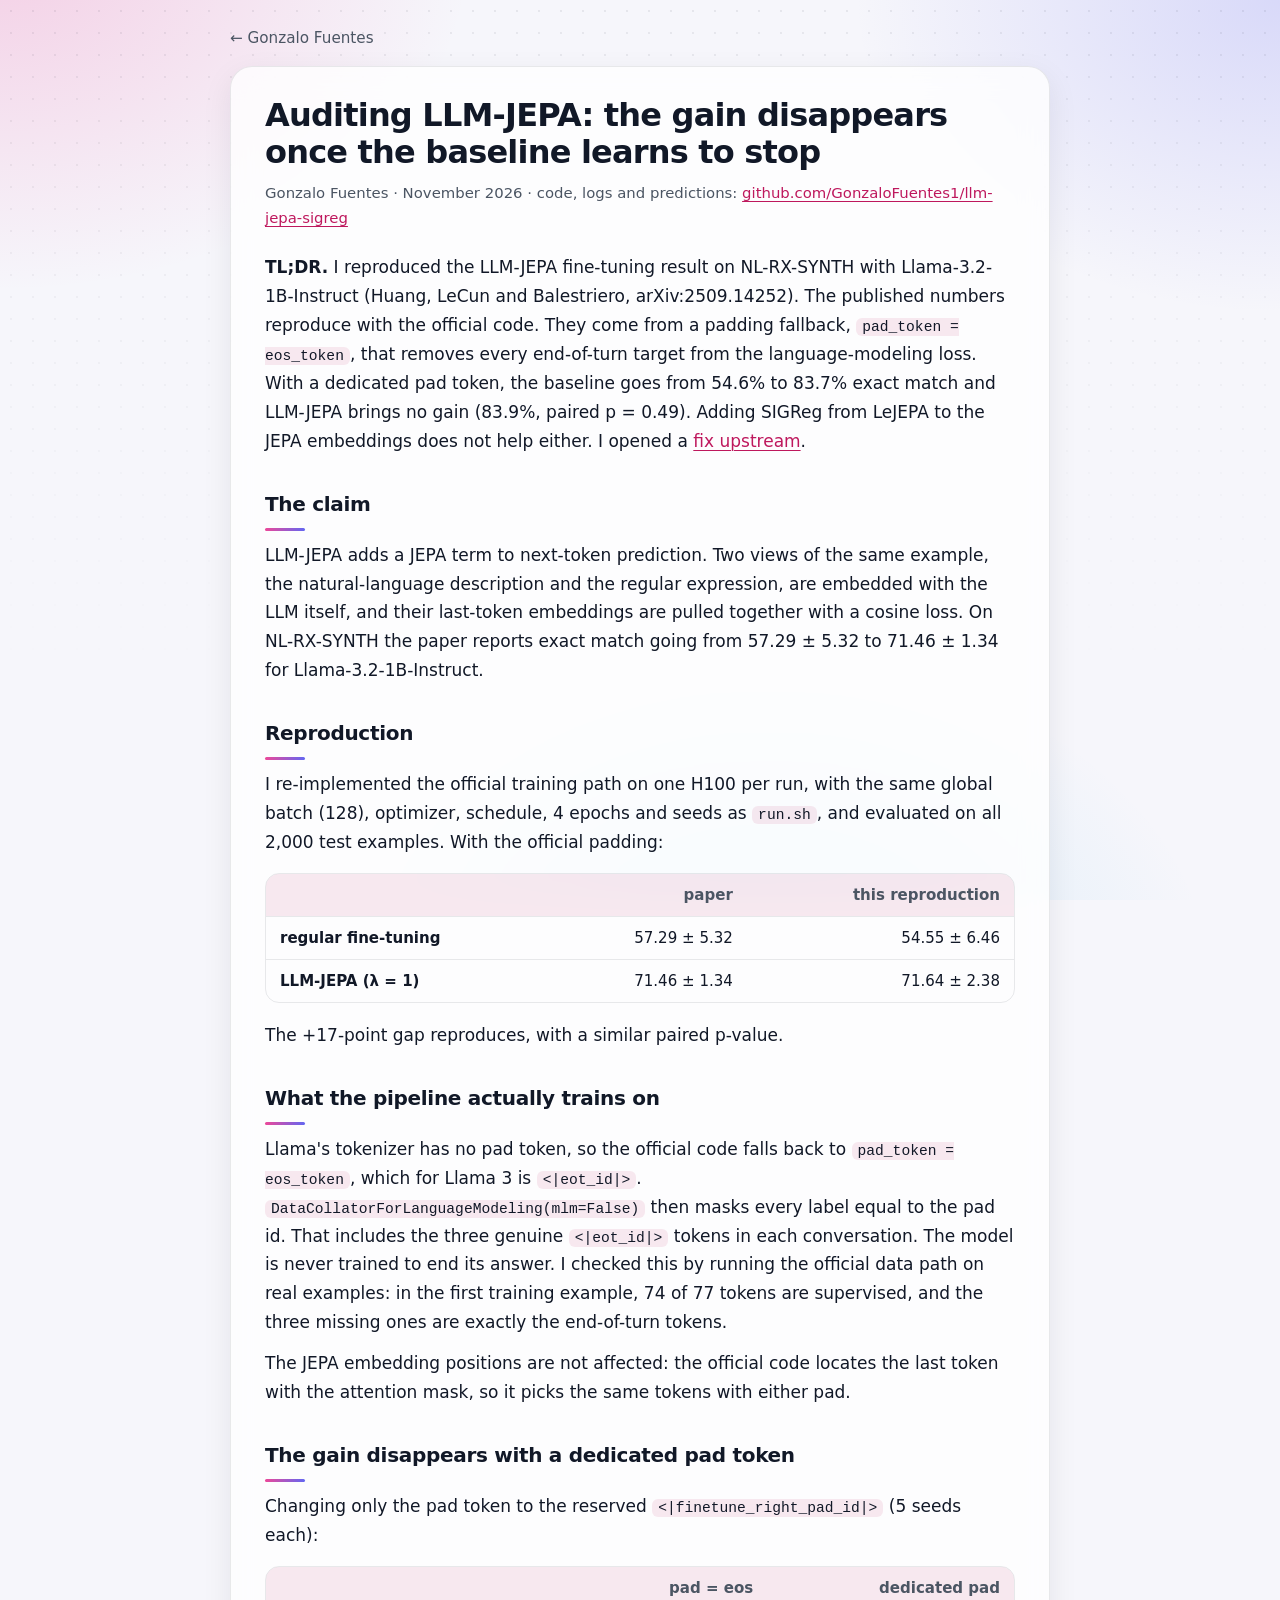
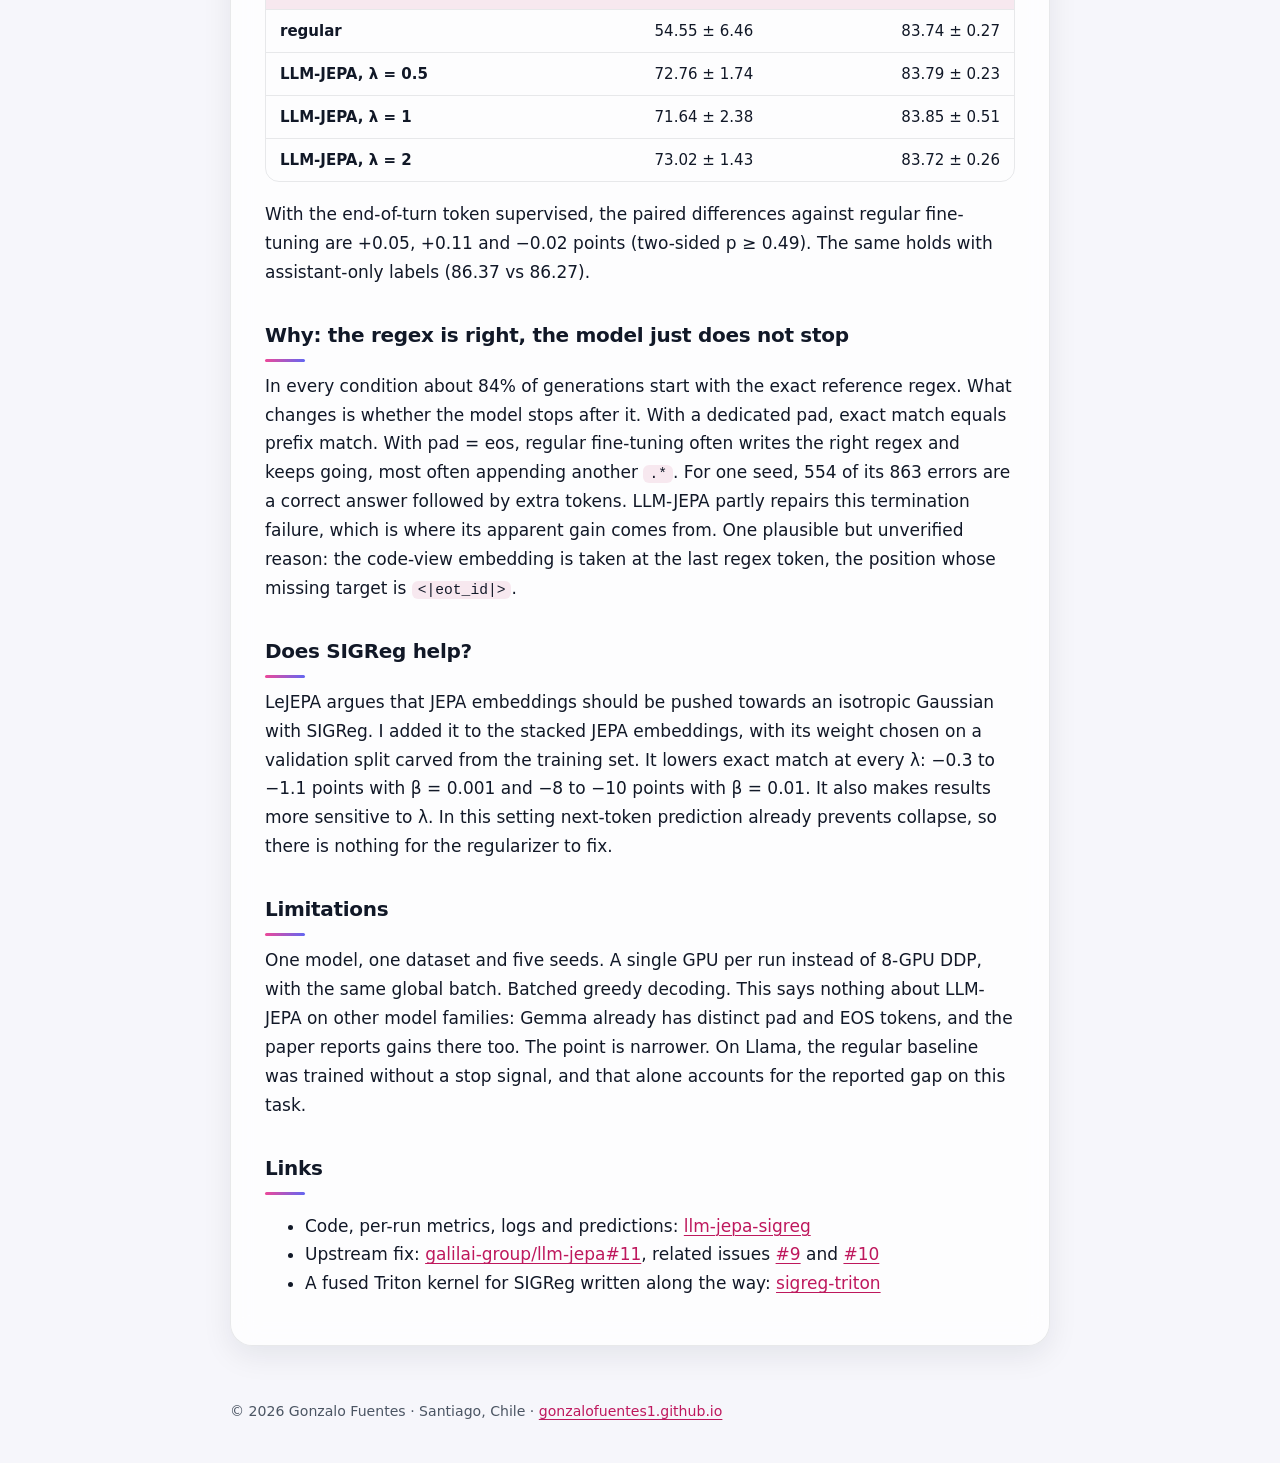
<file: en/notes/llm-jepa-audit.html>
<!doctype html>
<html lang="en">
<head>
<meta charset="utf-8">
<meta name="viewport" content="width=device-width, initial-scale=1">
<title>Auditing LLM-JEPA: the gain disappears once the baseline learns to stop · Gonzalo Fuentes</title>
<meta name="description" content="A reproduction of LLM-JEPA fine-tuning on NL-RX-SYNTH with Llama-3.2-1B: the reported gain comes from a pad = eos fallback that removes every end-of-turn target; with a dedicated pad token it disappears.">
<meta name="author" content="Gonzalo Fuentes">
<link rel="canonical" href="https://gonzalofuentes1.github.io/en/notes/llm-jepa-audit.html">
<meta name="robots" content="index, follow">
<meta name="theme-color" content="#0a0d1a">
<meta property="og:type" content="article">
<meta property="og:site_name" content="Gonzalo Fuentes">
<meta property="og:title" content="Auditing LLM-JEPA: the gain disappears once the baseline learns to stop">
<meta property="og:description" content="A reproduction of LLM-JEPA fine-tuning on NL-RX-SYNTH with Llama-3.2-1B: the reported gain comes from a pad = eos fallback that removes every end-of-turn target; with a dedicated pad token it disappears.">
<meta property="og:url" content="https://gonzalofuentes1.github.io/en/notes/llm-jepa-audit.html">
<meta property="og:image" content="https://gonzalofuentes1.github.io/assets/og-image.jpg">
<meta property="og:image:width" content="1200">
<meta property="og:image:height" content="630">
<meta property="og:locale" content="en_US">
<meta property="article:author" content="https://gonzalofuentes1.github.io/en/">
<meta property="article:published_time" content="2026-11-22">
<meta name="twitter:card" content="summary_large_image">
<meta name="twitter:title" content="Auditing LLM-JEPA: the gain disappears once the baseline learns to stop">
<meta name="twitter:description" content="A reproduction of LLM-JEPA fine-tuning on NL-RX-SYNTH with Llama-3.2-1B: the reported gain comes from a pad = eos fallback that removes every end-of-turn target; with a dedicated pad token it disappears.">
<meta name="twitter:image" content="https://gonzalofuentes1.github.io/assets/og-image.jpg">
<link rel="icon" href="../../favicon.svg" type="image/svg+xml">
<link rel="apple-touch-icon" href="../../apple-touch-icon.png">
<link rel="stylesheet" href="../../assets/style.css">
<script type="application/ld+json">
{
  "@context": "https://schema.org",
  "@type": "BlogPosting",
  "headline": "Auditing LLM-JEPA: the gain disappears once the baseline learns to stop",
  "description": "A reproduction of LLM-JEPA fine-tuning on NL-RX-SYNTH with Llama-3.2-1B: the reported gain comes from a pad = eos fallback that removes every end-of-turn target; with a dedicated pad token it disappears.",
  "datePublished": "2026-11-22",
  "inLanguage": "en",
  "url": "https://gonzalofuentes1.github.io/en/notes/llm-jepa-audit.html",
  "author": {"@type": "Person", "@id": "https://gonzalofuentes1.github.io/#person", "name": "Gonzalo Fuentes", "url": "https://gonzalofuentes1.github.io/en/"}
}
</script>
</head>
<body>
<nav class="post-nav wrap" aria-label="Site"><a href="../#notes">&larr; Gonzalo Fuentes</a></nav>
<main class="wrap">
<article class="post">
<header>
<h1>Auditing LLM-JEPA: the gain disappears once the baseline learns to stop</h1>
<p class="byline">Gonzalo Fuentes · November 2026 · code, logs and predictions: <a href="https://github.com/GonzaloFuentes1/llm-jepa-sigreg">github.com/GonzaloFuentes1/llm-jepa-sigreg</a></p>
</header>
<p><strong>TL;DR.</strong> I reproduced the LLM-JEPA fine-tuning result on NL-RX-SYNTH with Llama-3.2-1B-Instruct (Huang, LeCun and Balestriero, arXiv:2509.14252). The published numbers reproduce with the official code. They come from a padding fallback, <code>pad_token = eos_token</code>, that removes every end-of-turn target from the language-modeling loss. With a dedicated pad token, the baseline goes from 54.6% to 83.7% exact match and LLM-JEPA brings no gain (83.9%, paired p = 0.49). Adding SIGReg from LeJEPA to the JEPA embeddings does not help either. I opened a <a href="https://github.com/galilai-group/llm-jepa/pull/11">fix upstream</a>.</p>
<h2 id="the-claim">The claim</h2>
<p>LLM-JEPA adds a JEPA term to next-token prediction. Two views of the same example, the natural-language description and the regular expression, are embedded with the LLM itself, and their last-token embeddings are pulled together with a cosine loss. On NL-RX-SYNTH the paper reports exact match going from 57.29 ± 5.32 to 71.46 ± 1.34 for Llama-3.2-1B-Instruct.</p>
<h2 id="reproduction">Reproduction</h2>
<p>I re-implemented the official training path on one H100 per run, with the same global batch (128), optimizer, schedule, 4 epochs and seeds as <code>run.sh</code>, and evaluated on all 2,000 test examples. With the official padding:</p>
<div class="table-wrap"><table>
<thead><tr><th scope="col"></th><th scope="col">paper</th><th scope="col">this reproduction</th></tr></thead>
<tbody>
<tr><th scope="row">regular fine-tuning</th><td>57.29 ± 5.32</td><td>54.55 ± 6.46</td></tr>
<tr><th scope="row">LLM-JEPA (λ = 1)</th><td>71.46 ± 1.34</td><td>71.64 ± 2.38</td></tr>
</tbody></table></div>
<p>The +17-point gap reproduces, with a similar paired p-value.</p>
<h2 id="what-the-pipeline-actually-trains-on">What the pipeline actually trains on</h2>
<p>Llama's tokenizer has no pad token, so the official code falls back to <code>pad_token = eos_token</code>, which for Llama 3 is <code>&lt;|eot_id|&gt;</code>. <code>DataCollatorForLanguageModeling(mlm=False)</code> then masks every label equal to the pad id. That includes the three genuine <code>&lt;|eot_id|&gt;</code> tokens in each conversation. The model is never trained to end its answer. I checked this by running the official data path on real examples: in the first training example, 74 of 77 tokens are supervised, and the three missing ones are exactly the end-of-turn tokens.</p>
<p>The JEPA embedding positions are not affected: the official code locates the last token with the attention mask, so it picks the same tokens with either pad.</p>
<h2 id="the-gain-disappears-with-a-dedicated-pad-token">The gain disappears with a dedicated pad token</h2>
<p>Changing only the pad token to the reserved <code>&lt;|finetune_right_pad_id|&gt;</code> (5 seeds each):</p>
<div class="table-wrap"><table>
<thead><tr><th scope="col"></th><th scope="col">pad = eos</th><th scope="col">dedicated pad</th></tr></thead>
<tbody>
<tr><th scope="row">regular</th><td>54.55 ± 6.46</td><td>83.74 ± 0.27</td></tr>
<tr><th scope="row">LLM-JEPA, λ = 0.5</th><td>72.76 ± 1.74</td><td>83.79 ± 0.23</td></tr>
<tr><th scope="row">LLM-JEPA, λ = 1</th><td>71.64 ± 2.38</td><td>83.85 ± 0.51</td></tr>
<tr><th scope="row">LLM-JEPA, λ = 2</th><td>73.02 ± 1.43</td><td>83.72 ± 0.26</td></tr>
</tbody></table></div>
<p>With the end-of-turn token supervised, the paired differences against regular fine-tuning are +0.05, +0.11 and −0.02 points (two-sided p ≥ 0.49). The same holds with assistant-only labels (86.37 vs 86.27).</p>
<h2 id="why-the-regex-is-right-the-model-just-does-not-stop">Why: the regex is right, the model just does not stop</h2>
<p>In every condition about 84% of generations start with the exact reference regex. What changes is whether the model stops after it. With a dedicated pad, exact match equals prefix match. With pad = eos, regular fine-tuning often writes the right regex and keeps going, most often appending another <code>.*</code>. For one seed, 554 of its 863 errors are a correct answer followed by extra tokens. LLM-JEPA partly repairs this termination failure, which is where its apparent gain comes from. One plausible but unverified reason: the code-view embedding is taken at the last regex token, the position whose missing target is <code>&lt;|eot_id|&gt;</code>.</p>
<h2 id="does-sigreg-help">Does SIGReg help?</h2>
<p>LeJEPA argues that JEPA embeddings should be pushed towards an isotropic Gaussian with SIGReg. I added it to the stacked JEPA embeddings, with its weight chosen on a validation split carved from the training set. It lowers exact match at every λ: −0.3 to −1.1 points with β = 0.001 and −8 to −10 points with β = 0.01. It also makes results more sensitive to λ. In this setting next-token prediction already prevents collapse, so there is nothing for the regularizer to fix.</p>
<h2 id="limitations">Limitations</h2>
<p>One model, one dataset and five seeds. A single GPU per run instead of 8-GPU DDP, with the same global batch. Batched greedy decoding. This says nothing about LLM-JEPA on other model families: Gemma already has distinct pad and EOS tokens, and the paper reports gains there too. The point is narrower. On Llama, the regular baseline was trained without a stop signal, and that alone accounts for the reported gap on this task.</p>
<h2 id="links">Links</h2>
<ul>
<li>Code, per-run metrics, logs and predictions: <a href="https://github.com/GonzaloFuentes1/llm-jepa-sigreg">llm-jepa-sigreg</a></li>
<li>Upstream fix: <a href="https://github.com/galilai-group/llm-jepa/pull/11">galilai-group/llm-jepa#11</a>, related issues <a href="https://github.com/galilai-group/llm-jepa/issues/9">#9</a> and <a href="https://github.com/galilai-group/llm-jepa/issues/10">#10</a></li>
<li>A fused Triton kernel for SIGReg written along the way: <a href="https://github.com/GonzaloFuentes1/sigreg-triton">sigreg-triton</a></li>
</ul>
</article>
</main>
<footer>
  <div class="wrap">© 2026 Gonzalo Fuentes · Santiago, Chile · <a href="../">gonzalofuentes1.github.io</a></div>
</footer>
</body>
</html>
</file>
<file: assets/style.css>
:root{
  --bg:#f6f6fb;--surface:rgba(255,255,255,.78);--surface-solid:#ffffff;--text:#111827;--muted:#4b5563;
  --line:rgba(17,24,39,.09);--accent:#be185d;--accent-2:#4f46e5;--accent-soft:rgba(190,24,93,.09);
  --blob-1:rgba(236,72,153,.22);--blob-2:rgba(99,102,241,.20);--blob-3:rgba(14,165,233,.14);
  --dots:rgba(17,24,39,.07);--shadow:0 10px 30px rgba(17,24,39,.08);
}
@media (prefers-color-scheme: dark){
  :root{--bg:#0a0d1a;--surface:rgba(20,25,45,.72);--surface-solid:#141a2e;--text:#e5e7eb;--muted:#9ca3af;
    --line:rgba(255,255,255,.08);--accent:#f472b6;--accent-2:#a5b4fc;--accent-soft:rgba(244,114,182,.12);
    --blob-1:rgba(236,72,153,.20);--blob-2:rgba(99,102,241,.22);--blob-3:rgba(14,165,233,.10);
    --dots:rgba(255,255,255,.06);--shadow:0 10px 30px rgba(0,0,0,.35);}
}
*{box-sizing:border-box}
html{-webkit-text-size-adjust:100%}
body{margin:0;color:var(--text);background-color:var(--bg);
  background-image:
    radial-gradient(42rem 30rem at 0% -5%,var(--blob-1),transparent 70%),
    radial-gradient(38rem 28rem at 100% 0%,var(--blob-2),transparent 70%),
    radial-gradient(40rem 30rem at 60% 110%,var(--blob-3),transparent 70%);
  background-attachment:fixed;
  font:17px/1.6 system-ui,-apple-system,"Segoe UI",Roboto,"Helvetica Neue",Arial,sans-serif}
body::before{content:"";position:fixed;inset:0;z-index:-1;pointer-events:none;
  background-image:radial-gradient(var(--dots) 1px,transparent 1.2px);background-size:22px 22px;
  -webkit-mask-image:linear-gradient(180deg,#000,transparent 75%);mask-image:linear-gradient(180deg,#000,transparent 75%)}
a{color:var(--accent);text-decoration-thickness:1px;text-underline-offset:3px}
a:hover{text-decoration-thickness:2px}
a:focus-visible,.btn:focus-visible{outline:3px solid var(--accent);outline-offset:2px;border-radius:8px}
.wrap{max-width:860px;margin:0 auto;padding:0 20px}

/* Cabecera */
header.hero{padding:40px 0 22px}
.hero-card{display:grid;grid-template-columns:150px 1fr;grid-template-rows:auto auto;column-gap:30px;row-gap:0;
  padding:26px;border-radius:24px;background:var(--surface);border:1px solid var(--line);
  -webkit-backdrop-filter:blur(14px);backdrop-filter:blur(14px);box-shadow:var(--shadow)}
.hero-card>picture{grid-row:1 / 3}
.hero-card>div{align-self:end}
.hero-card>.links{grid-column:2;align-self:start}
.portrait{padding:3px;border-radius:20px;background:linear-gradient(135deg,#ec4899,#6366f1 60%,#0ea5e9);
  align-self:center;height:max-content;width:max-content}
.portrait img{width:144px;height:180px;object-fit:cover;border-radius:17px;display:block}
h1{font-size:2.45rem;line-height:1.08;margin:0 0 10px;letter-spacing:-.025em}
.role{display:flex;flex-wrap:wrap;gap:8px;margin:0 0 16px;padding:0;list-style:none}
.role li{display:inline-flex;align-items:center;gap:8px;padding:5px 12px 5px 6px;border-radius:999px;
  background:var(--surface-solid);border:1px solid var(--line);font-size:.95rem}
.role img{height:22px;width:auto;border-radius:6px;background:#fff;padding:2px}
.role .wide{height:22px;padding:3px 6px}
.links{display:flex;flex-wrap:wrap;gap:8px;margin:0;padding:0;list-style:none}
.btn{display:inline-flex;align-items:center;gap:7px;padding:6px 13px;border:1px solid var(--line);
  border-radius:999px;background:var(--surface-solid);color:var(--text);text-decoration:none;font-size:.9rem;
  transition:border-color .15s,color .15s,transform .15s}
.btn:hover{border-color:var(--accent);color:var(--accent);transform:translateY(-1px)}
.btn svg{width:16px;height:16px;flex:none}

/* Pestañas */
nav.tabs{position:sticky;top:10px;z-index:3;margin:0 auto;max-width:860px;padding:0 20px}
.tabs ul{display:flex;gap:4px;margin:0;padding:5px;list-style:none;overflow-x:auto;scrollbar-width:none;
  border-radius:999px;background:var(--surface);border:1px solid var(--line);
  -webkit-backdrop-filter:blur(14px);backdrop-filter:blur(14px);box-shadow:var(--shadow)}
.tabs ul::-webkit-scrollbar{display:none}
.tabs a{display:block;padding:7px 15px;border-radius:999px;color:var(--muted);text-decoration:none;white-space:nowrap;font-size:.95rem}
.tabs a:hover{color:var(--text);background:var(--accent-soft)}
.tabs a[aria-current="page"]{color:#fff;background:linear-gradient(135deg,#db2777,#6366f1);font-weight:600}
.tabs li.lang{margin-left:auto}
.tabs li.lang a{font-size:.88rem}

/* Secciones */
main section{padding:30px 0 44px}
.js main section{min-height:52vh}
h2{font-size:1.4rem;margin:0 0 16px;letter-spacing:-.015em}
h2::after{content:"";display:block;width:40px;height:3px;border-radius:3px;margin-top:8px;
  background:linear-gradient(90deg,#ec4899,#6366f1)}
p{margin:0 0 12px}
.about{display:grid;grid-template-columns:1fr 168px;gap:28px;align-items:start}
.about .photo{padding:3px;border-radius:50%;background:linear-gradient(135deg,#ec4899,#6366f1);width:max-content}
.about .photo img{width:160px;height:160px;border-radius:50%;object-fit:cover;display:block}
.facts{list-style:none;margin:18px 0 0;padding:0;display:grid;gap:8px}
.facts li{display:flex;align-items:center;gap:10px;color:var(--muted);font-size:.95rem}
.facts img,.facts svg{width:26px;height:26px;flex:none;border-radius:7px;background:#fff;padding:2px}
.facts svg{background:var(--accent-soft);color:var(--accent);padding:4px}

.cards{display:grid;gap:14px;margin:0;padding:0;list-style:none}
.cards.two{grid-template-columns:repeat(2,minmax(0,1fr))}
.card{display:grid;grid-template-columns:48px 1fr;gap:14px;align-items:start;background:var(--surface);
  border:1px solid var(--line);border-radius:16px;padding:16px 18px;box-shadow:var(--shadow);
  -webkit-backdrop-filter:blur(10px);backdrop-filter:blur(10px);transition:transform .15s,border-color .15s}
.card:hover{transform:translateY(-2px);border-color:var(--accent)}
.logo{width:48px;height:48px;border-radius:12px;background:#fff;border:1px solid rgba(17,24,39,.08);
  display:grid;place-items:center;overflow:hidden}
.logo img{width:100%;height:100%;object-fit:contain;padding:5px}
.logo.fill img{padding:0;object-fit:cover}
.logo.icon{background:linear-gradient(135deg,#ec4899,#6366f1);border:0;color:#fff}
.logo.icon svg{width:24px;height:24px}
.logo.gh{background:#111827;border:0;color:#fff}
.logo.gh svg{width:26px;height:26px}
.card h3,.card h4{font-size:1.02rem;margin:0 0 6px;line-height:1.35}
h3.group{font-size:.82rem;text-transform:uppercase;letter-spacing:.08em;color:var(--muted);margin:26px 0 12px}
h2+h3.group{margin-top:4px}
.card p{margin:0;color:var(--muted);font-size:.93rem;line-height:1.5}
.card .meta{margin-top:8px;font-size:.88rem}
.tag{display:inline-block;font-size:.75rem;font-weight:600;padding:2px 9px;border-radius:999px;
  background:var(--accent-soft);color:var(--accent);margin-bottom:7px}

.timeline-head{display:flex;align-items:center;gap:10px;margin:30px 0 12px;font-weight:600}
.timeline-head img{height:26px;width:auto;background:#fff;border-radius:6px;padding:3px 7px}
.timeline{list-style:none;margin:0;padding:0 0 0 2px;border-left:2px solid var(--line)}
.timeline li{padding:0 0 12px 18px;position:relative}
.timeline li::before{content:"";position:absolute;left:-7px;top:8px;width:12px;height:12px;border-radius:50%;
  background:linear-gradient(135deg,#ec4899,#6366f1)}
.timeline span{display:block;color:var(--muted);font-size:.88rem}

.contact ul{list-style:none;margin:0;padding:0;display:grid;grid-template-columns:repeat(2,minmax(0,1fr));gap:12px}
.contact li a{display:flex;align-items:center;gap:12px;padding:14px 16px;border-radius:14px;background:var(--surface);
  border:1px solid var(--line);color:var(--text);text-decoration:none;box-shadow:var(--shadow);overflow-wrap:anywhere;
  transition:transform .15s,border-color .15s}
.contact li a:hover{transform:translateY(-2px);border-color:var(--accent)}
.contact li svg{width:22px;height:22px;flex:none;color:var(--accent)}
.contact small{display:block;color:var(--muted);font-size:.8rem}

footer{padding:24px 0 40px;color:var(--muted);font-size:.88rem}

@media (max-width:640px){
  body{font-size:16px}
  header.hero{padding:16px 0 14px}
  .hero-card{grid-template-columns:92px 1fr;column-gap:16px;row-gap:14px;padding:18px;border-radius:20px}
  .hero-card>picture{grid-row:auto}
  .hero-card>div{align-self:center}
  .hero-card>.links{grid-column:1 / -1}
  .portrait img{width:86px;height:108px;border-radius:15px}
  h1{font-size:1.65rem;margin-bottom:8px}
  .role{gap:6px;margin:0}
  .role li{font-size:.85rem;padding:3px 10px 3px 4px;white-space:nowrap}
  .role img{height:18px}
  .role img.wide{display:none}
  .role li:first-child{padding-left:10px}
  nav.tabs{top:6px}
  .tabs ul{-webkit-mask-image:linear-gradient(90deg,#000 84%,transparent);mask-image:linear-gradient(90deg,#000 84%,transparent);padding-right:40px}
  .about{grid-template-columns:1fr}
  .about .photo{order:-1}
  .about .photo img{width:110px;height:110px}
  .cards.two,.contact ul{grid-template-columns:1fr}
  .card{grid-template-columns:42px 1fr;gap:12px;padding:14px}
  .logo{width:42px;height:42px;border-radius:10px}
}
@media (prefers-reduced-motion: reduce){*{transition:none!important}}

/* Notes (long-form posts) */
.post-nav{padding-top:26px;font-size:.95rem}
.post-nav a{text-decoration:none;color:var(--muted)}
.post-nav a:hover{color:var(--accent)}
.post{background:var(--surface);border:1px solid var(--line);border-radius:22px;padding:30px 34px;margin:16px 0 30px;
  -webkit-backdrop-filter:blur(14px);backdrop-filter:blur(14px);box-shadow:var(--shadow)}
.post h1{font-size:2rem;line-height:1.15;margin:0 0 10px}
.post .byline{color:var(--muted);font-size:.93rem;margin:0 0 22px}
.post h2{font-size:1.25rem;margin:32px 0 10px}
.post p,.post li{line-height:1.7}
.post code{font:.86em/1.4 ui-monospace,SFMono-Regular,Menlo,Consolas,monospace;background:var(--accent-soft);
  padding:1px 6px;border-radius:6px;overflow-wrap:anywhere}
.table-wrap{overflow-x:auto;margin:16px 0 18px;border:1px solid var(--line);border-radius:14px}
.table-wrap table{border-collapse:collapse;width:100%;font-size:.94rem;font-variant-numeric:tabular-nums}
.table-wrap th,.table-wrap td{padding:9px 14px;text-align:right;white-space:nowrap;border-bottom:1px solid var(--line)}
.table-wrap th[scope="row"],.table-wrap thead th:first-child{text-align:left;font-weight:600}
.table-wrap thead th{color:var(--muted);font-weight:600;background:var(--accent-soft)}
.table-wrap tbody tr:last-child>*{border-bottom:0}
@media (max-width:640px){
  .post{padding:20px 18px;border-radius:18px}
  .post h1{font-size:1.55rem}
  .table-wrap table{font-size:.84rem}
  .table-wrap th,.table-wrap td{padding:7px 8px}
  .table-wrap th[scope="row"],.table-wrap thead th{white-space:normal}
}
</file>
